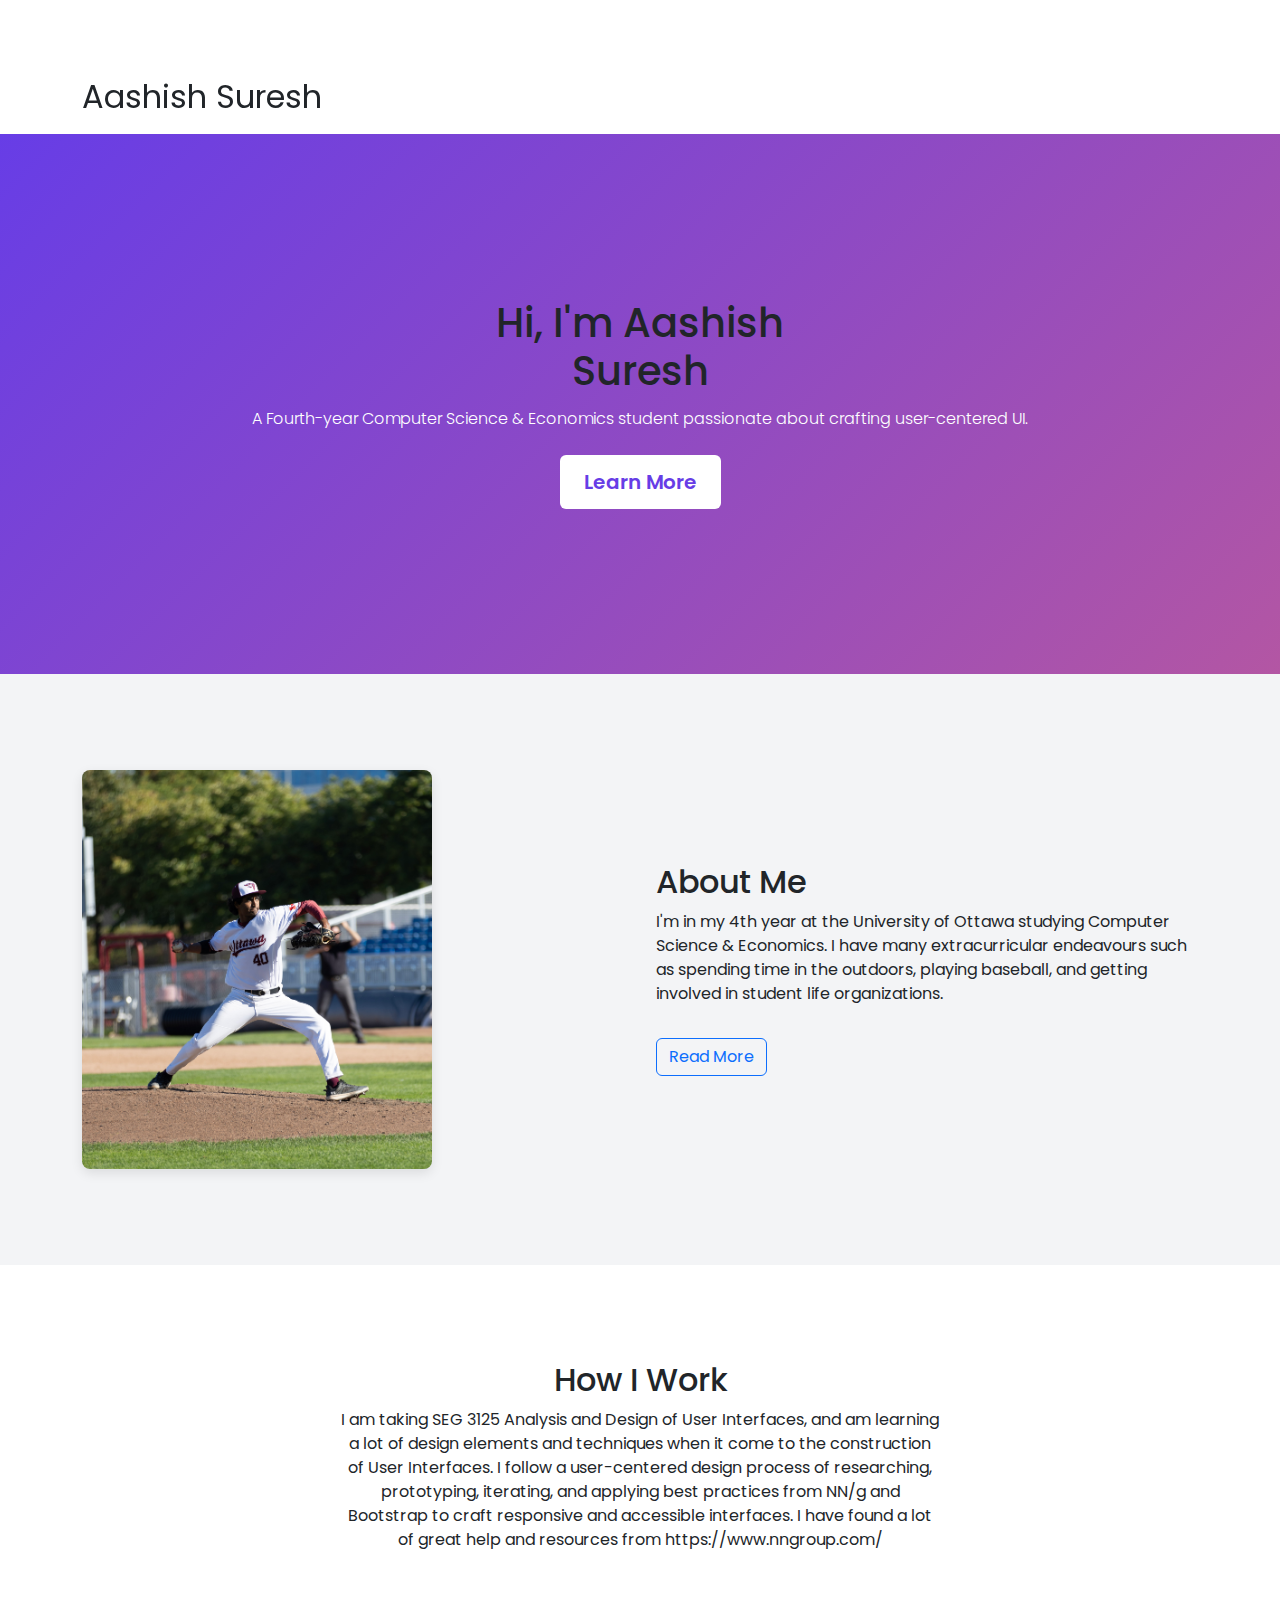
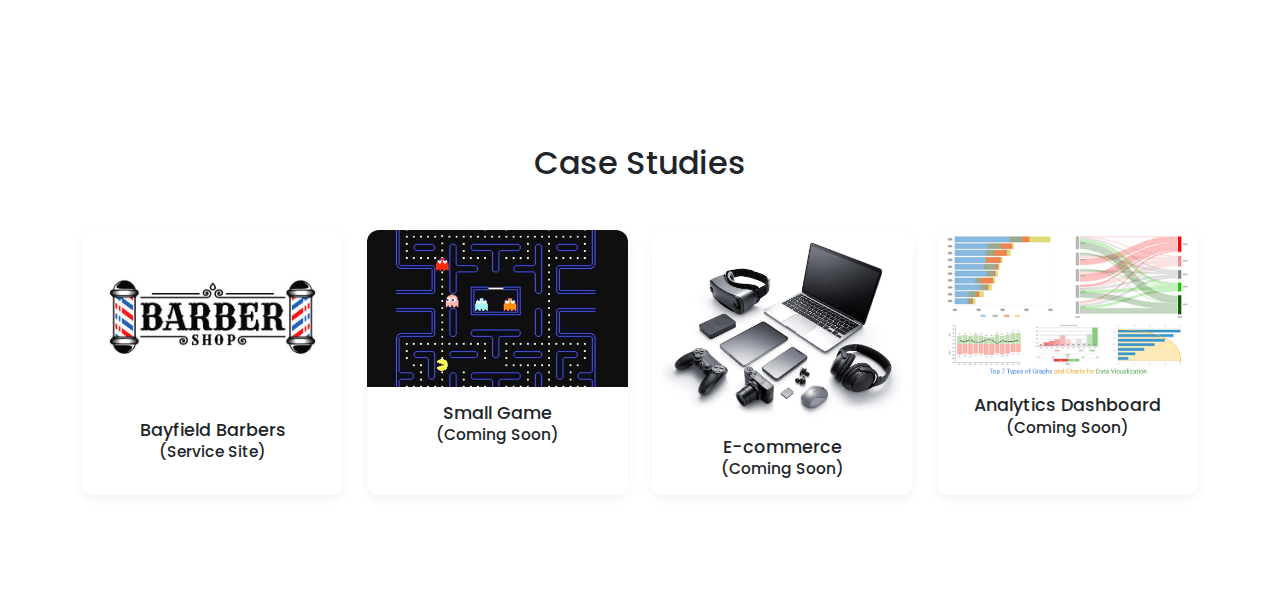
<file: index.html>
<!DOCTYPE html>
<html lang="en">
<head>
  <meta charset="UTF-8" />
  <meta name="viewport" content="width=device-width, initial-scale=1.0" />
  <title>Aashish Suresh – Portfolio</title>

  <!-- Google Fonts -->
  <link href="https://fonts.googleapis.com/css2?family=Poppins:wght@400;600;700&display=swap" rel="stylesheet">
  <!-- Bootstrap CSS -->
  <link href="https://cdn.jsdelivr.net/npm/bootstrap@5.3.0/dist/css/bootstrap.min.css" rel="stylesheet">

  <style>
    /* Base typography & colors */
    :root {
      --primary-color: #673DE6;
      --secondary-color: #F3F4F6;
      --accent-color: #FF6F61;
      --text-color: #212529;
      --light-color: #ffffff;
      --gradient-angle: 135deg;
    }
    body {
      font-family: 'Poppins', sans-serif;
      color: var(--text-color);
      margin: 0;
      padding-top: 60px;
      background: var(--light-color);
    }
    h1, h2, .navbar-brand {
      font-family: 'Poppins', sans-serif;
      color: var(--text-color);
    }

    /* Navbar */
    nav {
      position: fixed;
      top: 0;
      left: 0;
      width: 100%;
      z-index: 1000;
      background: transparent;
      transition: background 0.3s ease, box-shadow 0.3s ease;
      padding: 0.75rem 1rem;
      backdrop-filter: blur(10px);
    }
    nav.scrolled {
      background: var(--light-color);
      box-shadow: 0 2px 8px rgba(0,0,0,0.1);
    }
    .navbar-brand { font-size: 2rem; }
    .nav-link { color: var(--light-color); font-weight: 600; margin-left: 1rem; transition: color 0.3s; }
    nav.scrolled .nav-link { color: var(--text-color); }
    .nav-link:hover { color: var(--accent-color); }

    /* Hero Section with dynamic gradient */
    .hero {
      display: flex;
      align-items: center;
      justify-content: center;
      text-align: center;
      min-height: 60vh;
      background: linear-gradient(var(--gradient-angle), var(--primary-color) 0%, var(--accent-color) 100%);
      background-size: 200% 200%;
      color: var(--light-color);
      padding: 2rem 1rem;
      transition: background 0.2s ease;
    }
    .hero h1 { font-size: 2.5rem; margin-bottom: 0.75rem; }
    .hero p { font-size: 1rem; margin-bottom: 1.5rem; }

    .btn-primary {
      background: var(--light-color);
      color: var(--primary-color);
      border: none;
      padding: 0.75rem 1.5rem;
      border-radius: 0.375rem;
      font-weight: 600;
      transition: background 0.3s, color 0.3s;
    }
    .btn-primary:hover { background: var(--accent-color); color: var(--light-color); }

    /* Sections */
    section { padding: 6rem 1rem; }
    #about { background: var(--secondary-color); }
    #about .container { display: grid; grid-template-columns: repeat(auto-fit, minmax(300px, 1fr)); gap: 2rem; align-items: center; }
    .about-img { width: 100%; max-width: 350px; border-radius: 0.5rem; box-shadow: 0 4px 12px rgba(0,0,0,0.1); }
    #work p { max-width: 600px; margin: 0 auto; }

    /* Case Studies */
    #cases .card { border: none; border-radius: 0.75rem; overflow: hidden; box-shadow: 0 4px 12px rgba(0,0,0,0.05); transition: transform 0.3s, box-shadow 0.3s; }
    #cases .card:hover { transform: translateY(-10px); box-shadow: 0 10px 20px rgba(0,0,0,0.15); }
    .card-title { font-size: 1.1rem; margin-bottom: 0; }

    /* Footer */
    footer { background: var(--secondary-color); padding: 2rem 1rem; text-align: center; color: #6c757d; font-size: 0.9rem; }
  </style>
</head>
<body>
  <!-- Navbar -->
  <nav id="mainNav" class="navbar navbar-expand-md">
    <div class="container">
      <a class="navbar-brand" href="#">Aashish Suresh</a>
      <button class="navbar-toggler" type="button" data-bs-toggle="collapse" data-bs-target="#navMenu">
        <span class="navbar-toggler-icon"></span>
      </button>
      <div class="collapse navbar-collapse justify-content-end" id="navMenu">
        <ul class="navbar-nav">
          <li class="nav-item"><a class="nav-link" href="#about">About</a></li>
          <li class="nav-item"><a class="nav-link" href="#work">How I Work</a></li>
          <li class="nav-item"><a class="nav-link" href="#cases">Case Studies</a></li>
        </ul>
      </div>
    </div>
  </nav>

  <!-- Hero -->
  <header class="hero">
    <div class="container">
      <h1>Hi, I'm Aashish<br/>Suresh</h1>
      <p class="lead"> A Fourth-year Computer Science & Economics student passionate about crafting user-centered UI.</p>
      <a href="#about" class="btn btn-primary btn-lg">Learn More</a>
    </div>
  </header>

  <!-- About Section -->
  <section id="about">
    <div class="container">
      <img src="images/aboutme.jpeg" alt="Aashish Suresh" class="about-img" />
      <div>
        <h2>About Me</h2>
        <p>I'm in my 4th year at the University of Ottawa studying Computer Science & Economics. I have many extracurricular endeavours such as spending time in the outdoors, playing baseball, and getting involved in student life organizations.</p>
        <a href="about.html" class="btn btn-outline-primary mt-3">Read More</a>
      </div>
    </div>
  </section>

  <!-- Work Section -->
  <section id="work">
    <div class="container text-center">
      <h2>How I Work</h2>
      <p>I am taking SEG 3125 Analysis and Design of User Interfaces, and am learning a lot of design elements and techniques when it come to the construction of User Interfaces. I follow a user-centered design process of researching, prototyping, iterating, and applying best practices from NN/g and Bootstrap to craft responsive and accessible interfaces. I have found a lot of great help and resources from <a>https://www.nngroup.com/</a></p>
    </div>
  </section>

  <!-- Case Studies -->
  <section id="cases">
    <div class="container">
      <h2 class="text-center mb-5">Case Studies</h2>
      <div class="row g-4">
        <div class="col-12 col-md-6 col-lg-3">
          <a href="case1.html" class="text-decoration-none">
            <div class="card h-100">
              <img src="images/case1copy.png" class="card-img-top" alt="Service Site" />
              <div class="card-body text-center">
                <h5 class="card-title">Bayfield Barbers<br/><small>(Service Site)</small></h5>
              </div>
            </div>
          </a>
        </div>
        <div class="col-12 col-md-6 col-lg-3">
          <a href="case2.html" class="text-decoration-none">
            <div class="card h-100">
              <img src="images/case2.png" class="card-img-top" alt="Small Game" />
              <div class="card-body text-center">
                <h5 class="card-title">Small Game<br/><small>(Coming Soon)</small></h5>
              </div>
            </div>
          </a>
        </div>
        <div class="col-12 col-md-6 col-lg-3">
          <a href="case3.html" class="text-decoration-none">
            <div class="card h-100">
              <img src="images/case3.png" class="card-img-top" alt="E-commerce Site" />
              <div class="card-body text-center">
                <h5 class="card-title">E-commerce<br/><small>(Coming Soon)</small></h5>
              </div>
            </div>
          </a>
        </div>
        <div class="col-12 col-md-6 col-lg-3">
          <a href="case4.html" class="text-decoration-none">
            <div class="card h-100">
              <img src="images/case4.png" class="card-img-top" alt="Analytics Dashboard" />
              <div class="card-body text-center">
                <h5 class="card-title">Analytics Dashboard<br/><small>(Coming Soon)</small></
</file>
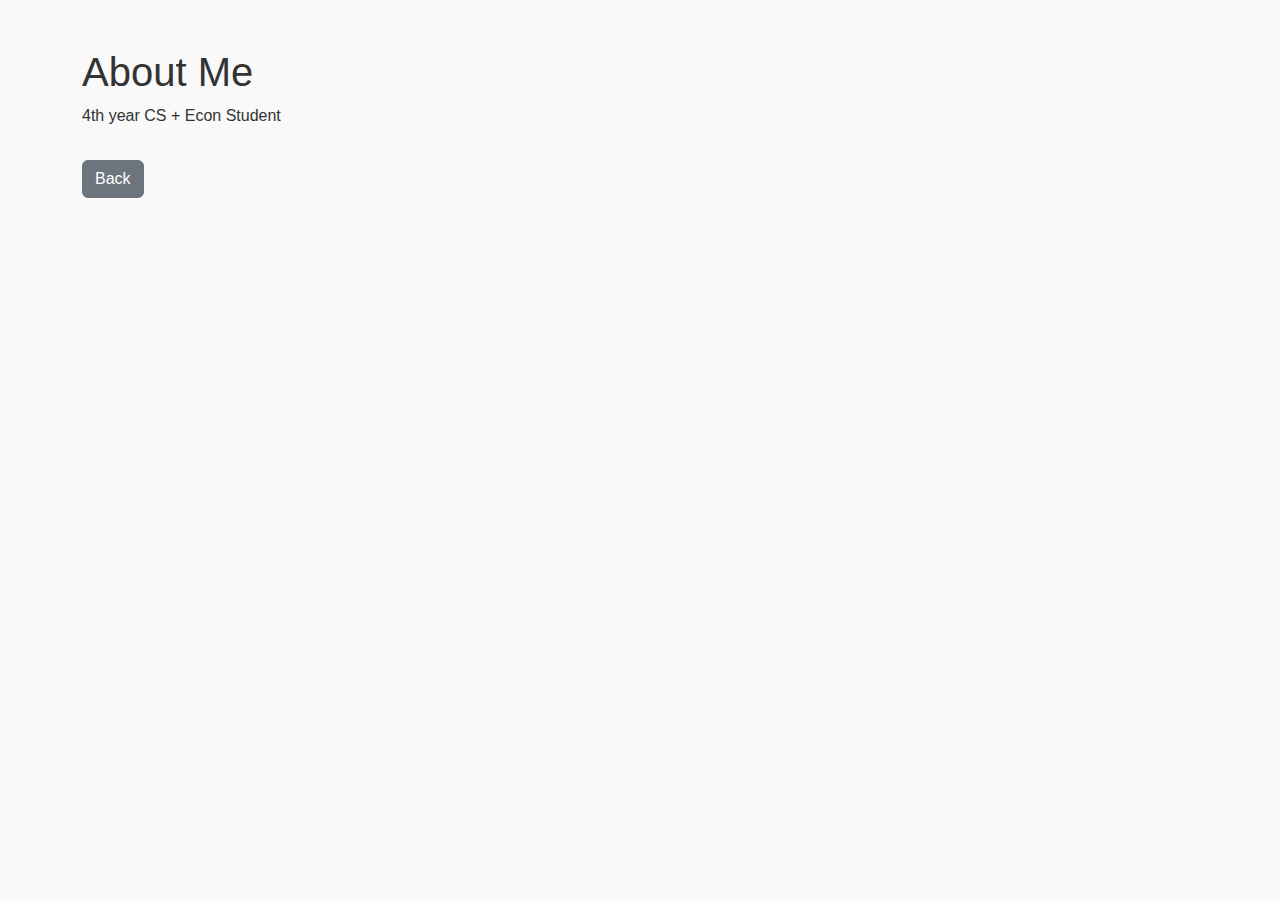
<file: about.html>
<!DOCTYPE html>
<html lang="en">
<head>
  <meta charset="UTF-8"/>
  <meta name="viewport" content="width=device-width,initial-scale=1.0"/>
  <title>About Me</title>
  <link href="https://cdn.jsdelivr.net/npm/bootstrap@5.3.0/dist/css/bootstrap.min.css" rel="stylesheet"/>
  <link rel="stylesheet" href="css/style.css"/>
</head>
<body class="py-5">
  <div class="container">
    <h1>About Me</h1>
    <p>4th year CS + Econ Student</p>
    <a href="index.html" class="btn btn-secondary mt-3">Back</a>
  </div>
</body>
</html>
</file>
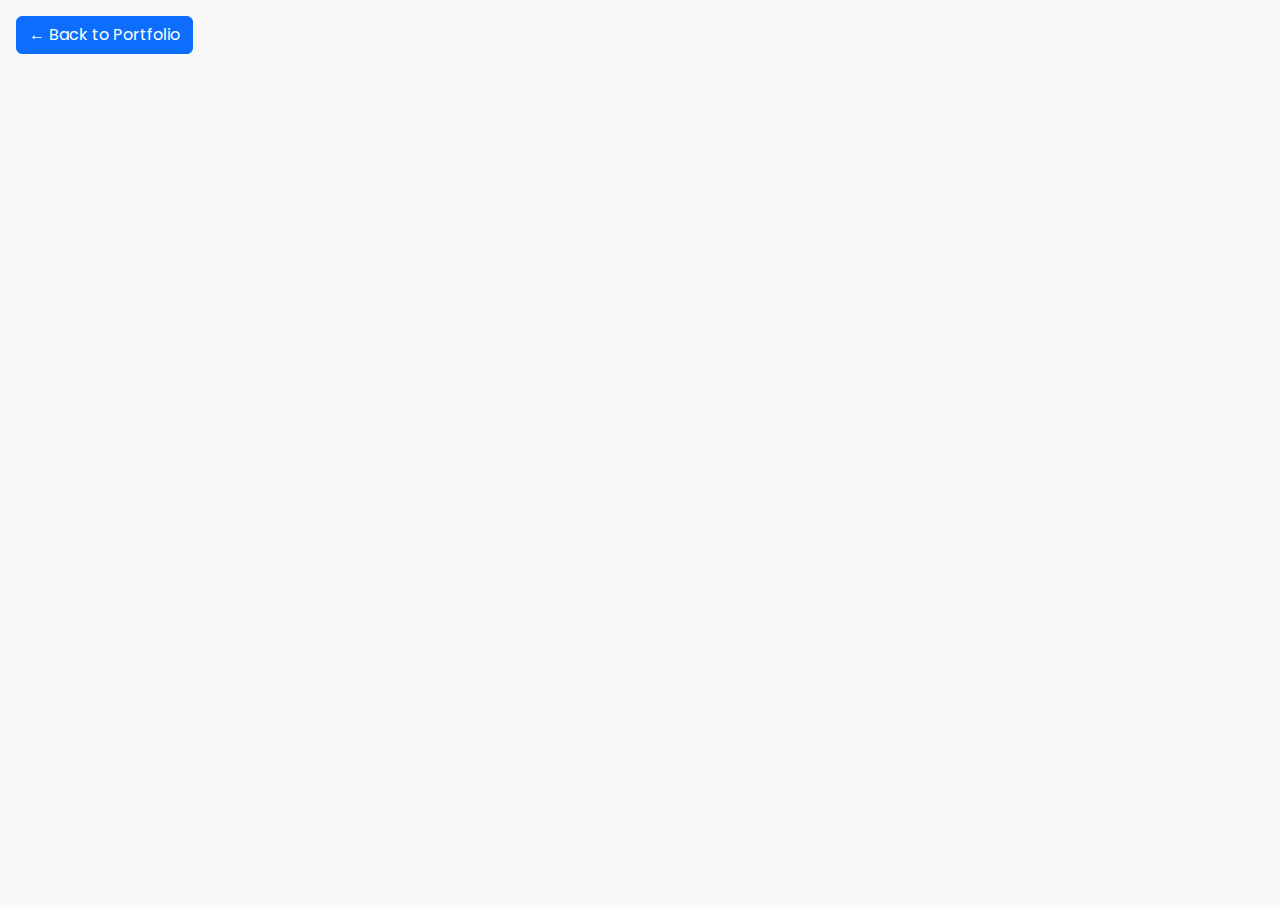
<file: case1.html>
<!DOCTYPE html>
<html lang="en">
<head>
  <meta charset="UTF-8" />
  <meta name="viewport" content="width=device-width, initial-scale=1.0" />
  <title>Case Study: Mock Service Site</title>
  <!-- Google Font -->
  <link href="https://fonts.googleapis.com/css2?family=Poppins:wght@400;600;700&display=swap" rel="stylesheet" />
  <!-- Bootstrap CSS -->
  <link href="https://cdn.jsdelivr.net/npm/bootstrap@5.3.0/dist/css/bootstrap.min.css" rel="stylesheet" />
  <!-- Site CSS -->
  <link rel="stylesheet" href="css/style.css" />
  <style>
    html, body { height: 100%; margin: 0; font-family: 'Poppins', sans-serif; }
    .iframe-wrapper { position: absolute; top: 0; left: 0; width: 100%; height: 100%; }
    .iframe-wrapper iframe { width: 100%; height: 100%; border: none; }
    .back-btn { position: fixed; top: 1rem; left: 1rem; z-index: 1000; }
  </style>
</head>
<body>
  <!-- Back to Portfolio -->
  <a href="index.html" class="btn btn-primary back-btn">&larr; Back to Portfolio</a>

  <!-- Embedded Service Site -->
  <div class="iframe-wrapper">
    <iframe src="https://erik-ang.github.io/Mock-Service-Site/" title="Mock Service Site Preview"></iframe>
  </div>
</body>
</html>
</file>
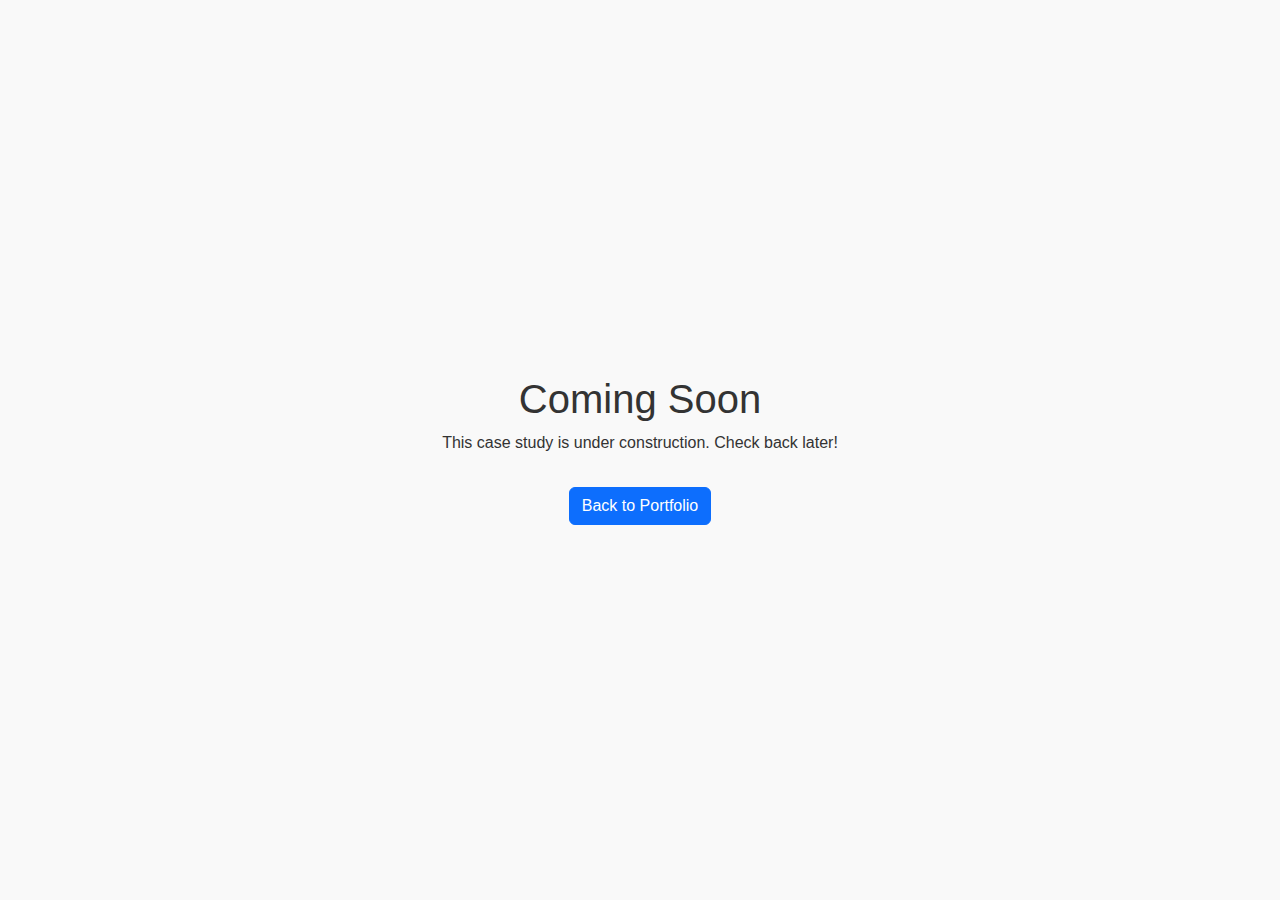
<file: case2.html>
<!DOCTYPE html>
<html lang="en">
<head>
  <meta charset="UTF-8" />
  <meta name="viewport" content="width=device-width, initial-scale=1.0" />
  <title>Case Study – Coming Soon</title>
  <link
    href="https://cdn.jsdelivr.net/npm/bootstrap@5.3.0/dist/css/bootstrap.min.css"
    rel="stylesheet"
  />
  <link rel="stylesheet" href="css/style.css" />
</head>
<body class="d-flex flex-column justify-content-center align-items-center vh-100">
  <h1>Coming Soon</h1>
  <p>This case study is under construction. Check back later!</p>
  <a href="index.html" class="btn btn-primary mt-3">Back to Portfolio</a>
</body>
</html>
</file>
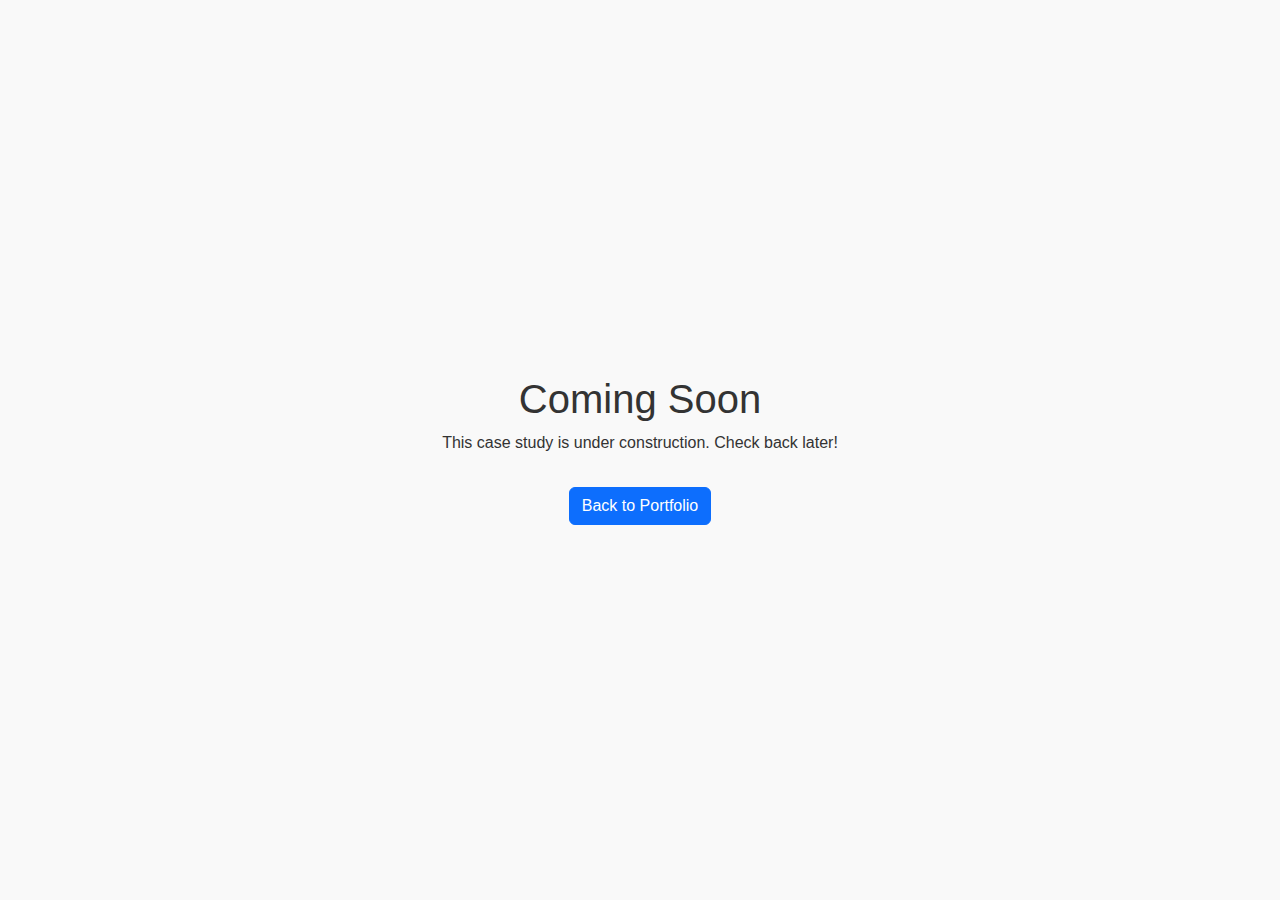
<file: case3.html>
<!--
File: case3.html (repeat for case2.html, case3.html, case4.html)
Description: Placeholder "Coming Soon" page.
-->
<!DOCTYPE html>
<html lang="en">
<head>
  <meta charset="UTF-8" />
  <meta name="viewport" content="width=device-width, initial-scale=1.0" />
  <title>Case Study – Coming Soon</title>
  <link
    href="https://cdn.jsdelivr.net/npm/bootstrap@5.3.0/dist/css/bootstrap.min.css"
    rel="stylesheet"
  />
  <link rel="stylesheet" href="css/style.css" />
</head>
<body class="d-flex flex-column justify-content-center align-items-center vh-100">
  <h1>Coming Soon</h1>
  <p>This case study is under construction. Check back later!</p>
  <a href="index.html" class="btn btn-primary mt-3">Back to Portfolio</a>
</body>
</html>
</file>
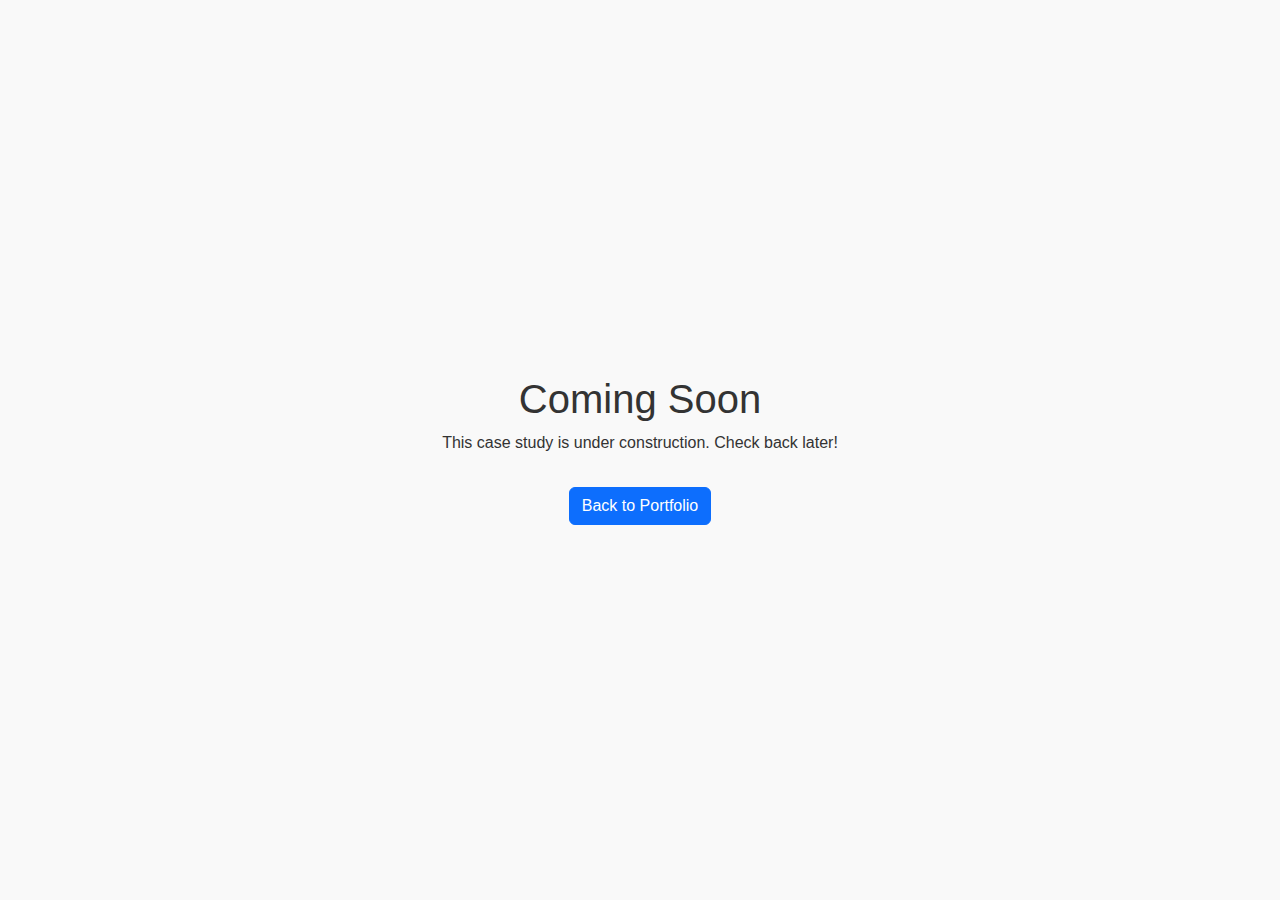
<file: case4.html>
<!--
File: case4.html (repeat for case2.html, case3.html, case4.html)
Description: Placeholder "Coming Soon" page.
-->
<!DOCTYPE html>
<html lang="en">
<head>
  <meta charset="UTF-8" />
  <meta name="viewport" content="width=device-width, initial-scale=1.0" />
  <title>Case Study – Coming Soon</title>
  <link
    href="https://cdn.jsdelivr.net/npm/bootstrap@5.3.0/dist/css/bootstrap.min.css"
    rel="stylesheet"
  />
  <link rel="stylesheet" href="css/style.css" />
</head>
<body class="d-flex flex-column justify-content-center align-items-center vh-100">
  <h1>Coming Soon</h1>
  <p>This case study is under construction. Check back later!</p>
  <a href="index.html" class="btn btn-primary mt-3">Back to Portfolio</a>
</body>
</html>
</file>
<file: css/style.css>
/*
File: css/style.css
Description: Custom styles overriding Bootstrap and defining brand palette, typography, spacing.
*/
/* Import Google Fonts */
body {
    font-family: 'Open Sans', sans-serif;
    color: #333;
    background-color: #f9f9f9;
  }
  h1, h2, h3, .navbar-brand {
    font-family: 'Roboto', sans-serif;
  }
  
  :root {
    --primary-color: #0066cc;
    --secondary-color: #e0f7fa;
    --accent-color: #ff6f61;
  }
  
  .navbar {
    background-color: var(--primary-color) !important;
  }
  .nav-link {
    color: #fff !important;
  }
  .nav-link:hover {
    color: var(--accent-color) !important;
  }
  
  section#about {
    background: var(--secondary-color);
  }
  
  .card {
    border: none;
    transition: transform 0.2s;
  }
  .card:hover {
    transform: translateY(-5px);
  }
  
  footer {
    font-size: 0.9rem;
  }
  
  /*
</file>
